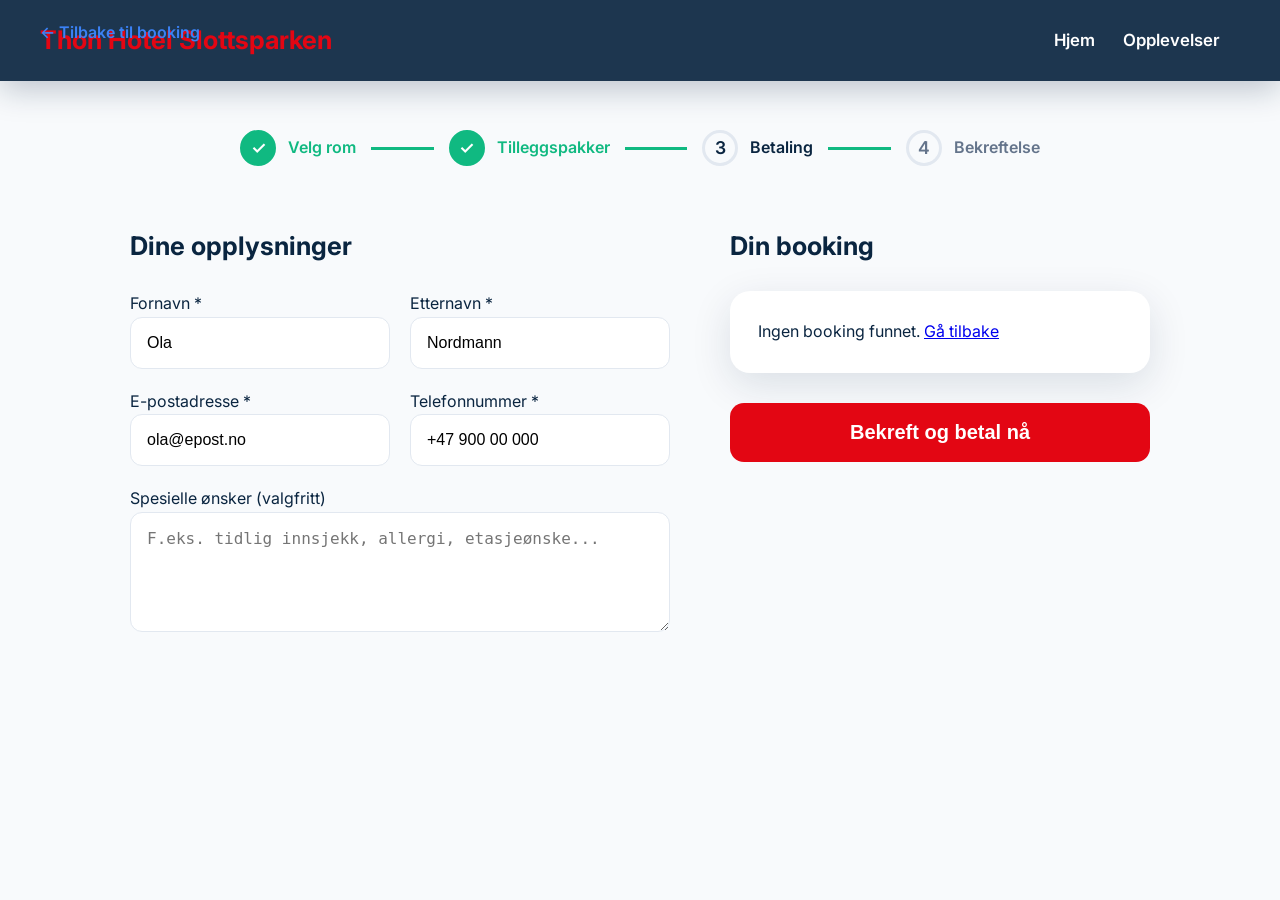
<file: betaling.html>
<!DOCTYPE html>
<html lang="no">
<head>
    <meta charset="UTF-8">
    <meta name="viewport" content="width=device-width, initial-scale=1.0">
    <title>Betaling – Thon Hotel Slottsparken</title>
    <link href="https://fonts.googleapis.com/css2?family=Inter:wght@400;500;600;700&display=swap" rel="stylesheet">
    <link rel="stylesheet" href="style.css">
    <style>
        .checkout-page {
            padding-top: 130px;
            background: #f8fafc;
            min-height: 100vh;
        }
        .progress-bar {
            max-width: 800px;
            margin: 0 auto 60px;
            display: flex;
            align-items: center;
            justify-content: center;
            gap: 15px;
        }
        .step {
            display: flex;
            align-items: center;
            gap: 12px;
            font-weight: 600;
            color: #64748b;
        }
        .step.active { color: var(--marine-blue); }
        .step.completed { color: #10b981; }
        .step-circle {
            width: 36px; height: 36px;
            border-radius: 50%;
            display: flex;
            align-items: center;
            justify-content: center;
            font-size: 1.1rem;
            border: 3px solid #e2e8f0;
        }
        .step.completed .step-circle { background: #10b981; color: white; border-color: #10b981; }
        .step-line { flex: 1; height: 3px; background: #e2e8f0; max-width: 120px; }
        .step.completed ~ .step-line { background: #10b981; }

        .checkout-container {
            max-width: 1100px;
            margin: 0 auto;
            display: grid;
            grid-template-columns: 1fr 420px;
            gap: 60px;
            padding: 0 40px;
        }
        @media (max-width: 900px) {
            .checkout-container { grid-template-columns: 1fr; }
        }

        .form-section h2, .summary-section h2 {
            font-size: 1.6rem;
            margin-bottom: 24px;
            color: var(--marine-blue);
        }

        .input-grid {
            display: grid;
            grid-template-columns: 1fr 1fr;
            gap: 20px;
        }
        .input-grid input, .input-grid textarea {
            width: 100%;
            padding: 16px;
            border: 1px solid #e2e8f0;
            border-radius: 12px;
            font-size: 1rem;
        }
        .input-grid textarea { grid-column: span 2; height: 120px; resize: vertical; }

        .booking-box {
            background: white;
            border-radius: 20px;
            padding: 28px;
            box-shadow: var(--shadow);
        }
        .hotel-info {
            display: flex;
            gap: 16px;
            margin-bottom: 24px;
        }
        .hotel-info img {
            width: 64px;
            height: 64px;
            object-fit: cover;
            border-radius: 12px;
        }
        .date-boxes {
            display: flex;
            gap: 16px;
            margin: 24px 0;
        }
        .date-box {
            flex: 1;
            background: #f8fafc;
            padding: 14px;
            border-radius: 12px;
            text-align: center;
        }
        .total-row {
            display: flex;
            justify-content: space-between;
            font-size: 1.4rem;
            font-weight: 700;
            padding-top: 20px;
            border-top: 2px solid #f1f5f9;
        }
        .total-row .total-label { color: var(--marine-blue); }
        .total-row .total-amount { color: var(--thon-red); }

        .pay-btn {
            width: 100%;
            margin-top: 30px;
            padding: 18px;
            background: var(--thon-red);
            color: white;
            font-size: 1.25rem;
            font-weight: 700;
            border: none;
            border-radius: 14px;
            cursor: pointer;
        }
        .pay-btn:hover {
            transform: translateY(-2px);
            box-shadow: 0 10px 30px rgba(227,6,19,0.4);
        }
    </style>
</head>
<body>

<button class="mobile-menu-btn" id="mobile-menu-btn" aria-label="Åpne meny">
    <span></span><span></span><span></span>
</button>

<header class="booking-bar" id="booking-bar">
    <div class="container">
        <h1><a href="index.html" style="color:inherit;text-decoration:none;">Thon Hotel Slottsparken</a></h1>
        <button class="header-close-btn" id="header-close-btn">✕</button>
        <nav class="main-nav">
            <a href="index.html">Hjem</a>
            <a href="opplevelser.html">Opplevelser</a>
        </nav>
    </div>
</header>

<section class="checkout-page">
    <!-- Progress bar -->
    <div class="progress-bar">
        <div class="step completed"><div class="step-circle">✓</div> Velg rom</div>
        <div class="step-line"></div>
        <div class="step completed"><div class="step-circle">✓</div> Tilleggspakker</div>
        <div class="step-line"></div>
        <div class="step active"><div class="step-circle">3</div> Betaling</div>
        <div class="step-line"></div>
        <div class="step"><div class="step-circle">4</div> Bekreftelse</div>
    </div>

    <div class="checkout-container">
        <!-- VENSTRE: Dine opplysninger -->
        <div class="form-section">
            <h2>Dine opplysninger</h2>
            <div class="input-grid">
                <div>
                    <label>Fornavn *</label>
                    <input type="text" id="fornavn" value="Ola" required>
                </div>
                <div>
                    <label>Etternavn *</label>
                    <input type="text" id="etternavn" value="Nordmann" required>
                </div>
                <div>
                    <label>E-postadresse *</label>
                    <input type="email" id="epost" value="ola@epost.no" required>
                </div>
                <div>
                    <label>Telefonnummer *</label>
                    <input type="tel" id="telefon" value="+47 900 00 000" required>
                </div>
                <div style="grid-column: span 2;">
                    <label>Spesielle ønsker (valgfritt)</label>
                    <textarea id="onsker" placeholder="F.eks. tidlig innsjekk, allergi, etasjeønske..."></textarea>
                </div>
            </div>
        </div>

        <!-- HØYRE: Din booking -->
        <div class="summary-section">
            <h2>Din booking</h2>
            <div class="booking-box" id="booking-summary">
                <!-- Fylles dynamisk med Javascript -->
            </div>

            <button onclick="completeBooking()" class="pay-btn">Bekreft og betal nå</button>
        </div>
    </div>
</section>

<!-- Tilbake-lenke (matcher screenshot) -->
<div style="position:fixed;top:20px;left:40px;z-index:300;">
    <a href="index.html" style="color:#3b82f6;text-decoration:none;font-weight:600;display:flex;align-items:center;gap:6px;">
        ← Tilbake til booking
    </a>
</div>

<script src="Javascript.js"></script>
<script>
    document.addEventListener('DOMContentLoaded', () => {
        const data = JSON.parse(sessionStorage.getItem('thon_booking'));
        const summaryEl = document.getElementById('booking-summary');

        if (!data) {
            summaryEl.innerHTML = `<p>Ingen booking funnet. <a href="index.html">Gå tilbake</a></p>`;
            return;
        }

        let extrasHTML = data.extras.map(e => 
            `<div style="display:flex;justify-content:space-between;margin:8px 0;">
                <span>✓ ${e.name}</span>
                <span>+${e.price} kr</span>
            </div>`
        ).join('');

        let total = data.roomPrice + data.extras.reduce((sum, e) => sum + e.price, 0);

        summaryEl.innerHTML = `
            <div style="display:flex;gap:16px;align-items:center;margin-bottom:20px;">
                <div style="background:#f1f5f9;width:64px;height:64px;border-radius:12px;display:flex;align-items:center;justify-content:center;font-size:28px;">🏨</div>
                <div>
                    <strong style="font-size:1.3rem;">Thon Hotel Slottsparken</strong><br>
                    <span style="color:#64748b;">Wergelandsveien 5, Oslo</span><br>
                    <span style="color:#f59e0b;">★★★★</span> 4-stjernes hotell
                </div>
            </div>

            <div style="background:#f8fafc;border-radius:12px;padding:16px;margin:24px 0;">
                <strong>${data.roomName}</strong><br>
                <small style="color:#64748b;">Rom • per natt</small>
            </div>

            <div class="date-boxes">
                <div class="date-box">
                    <small>INNSJEKK</small><br>
                    <strong>${data.checkin || '-'}</strong>
                </div>
                <div class="date-box">
                    <small>UTSJEKK</small><br>
                    <strong>${data.checkout || '-'}</strong>
                </div>
            </div>

            ${extrasHTML}

            <div class="total-row">
                <div class="total-label">Totalt <span style="background:#fee2e2;color:#e11d48;padding:2px 10px;border-radius:9999px;font-size:0.85rem;">1 natt</span></div>
                <div class="total-amount">${total.toLocaleString('no-NO')} kr</div>
            </div>
        `;
    });

    function completeBooking() {
        const fornavn = document.getElementById('fornavn').value;
        const etternavn = document.getElementById('etternavn').value;
        
        if (!fornavn || !etternavn) {
            alert('Vennligst fyll ut fornavn og etternavn.');
            return;
        }

        alert(`🎉 Takk, ${fornavn}! Din booking er nå bekreftet og betalt.\n\n(Dette er en prototype – i produksjon ville betaling gått via Stripe/Vipps osv.)`);
        sessionStorage.removeItem('thon_booking');
        window.location.href = 'index.html';
    }

    // Hamburger-meny (samme som andre sider)
    document.getElementById('mobile-menu-btn').addEventListener('click', () => {
        document.getElementById('booking-bar').classList.toggle('menu-open');
    });
    document.getElementById('header-close-btn').addEventListener('click', () => {
        document.getElementById('booking-bar').classList.remove('menu-open');
    });
</script>
</body>
</html>
</file>
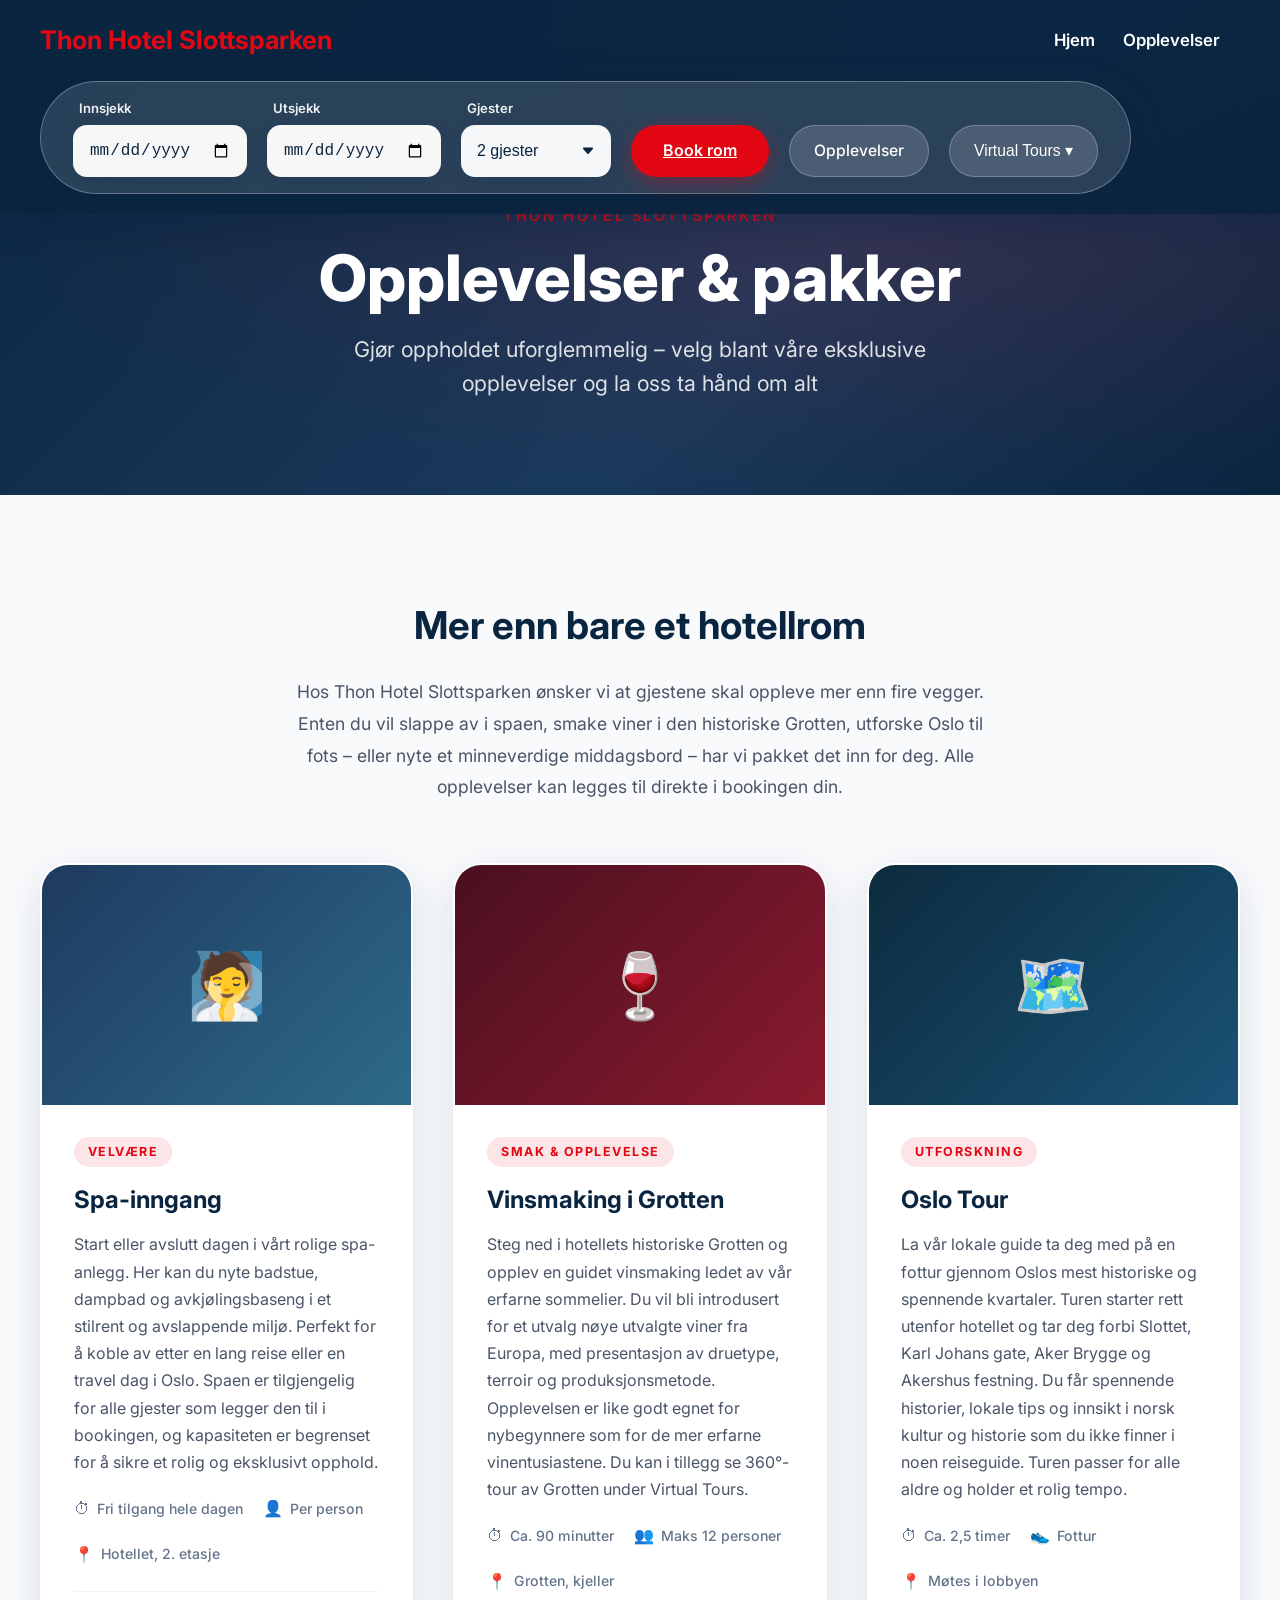
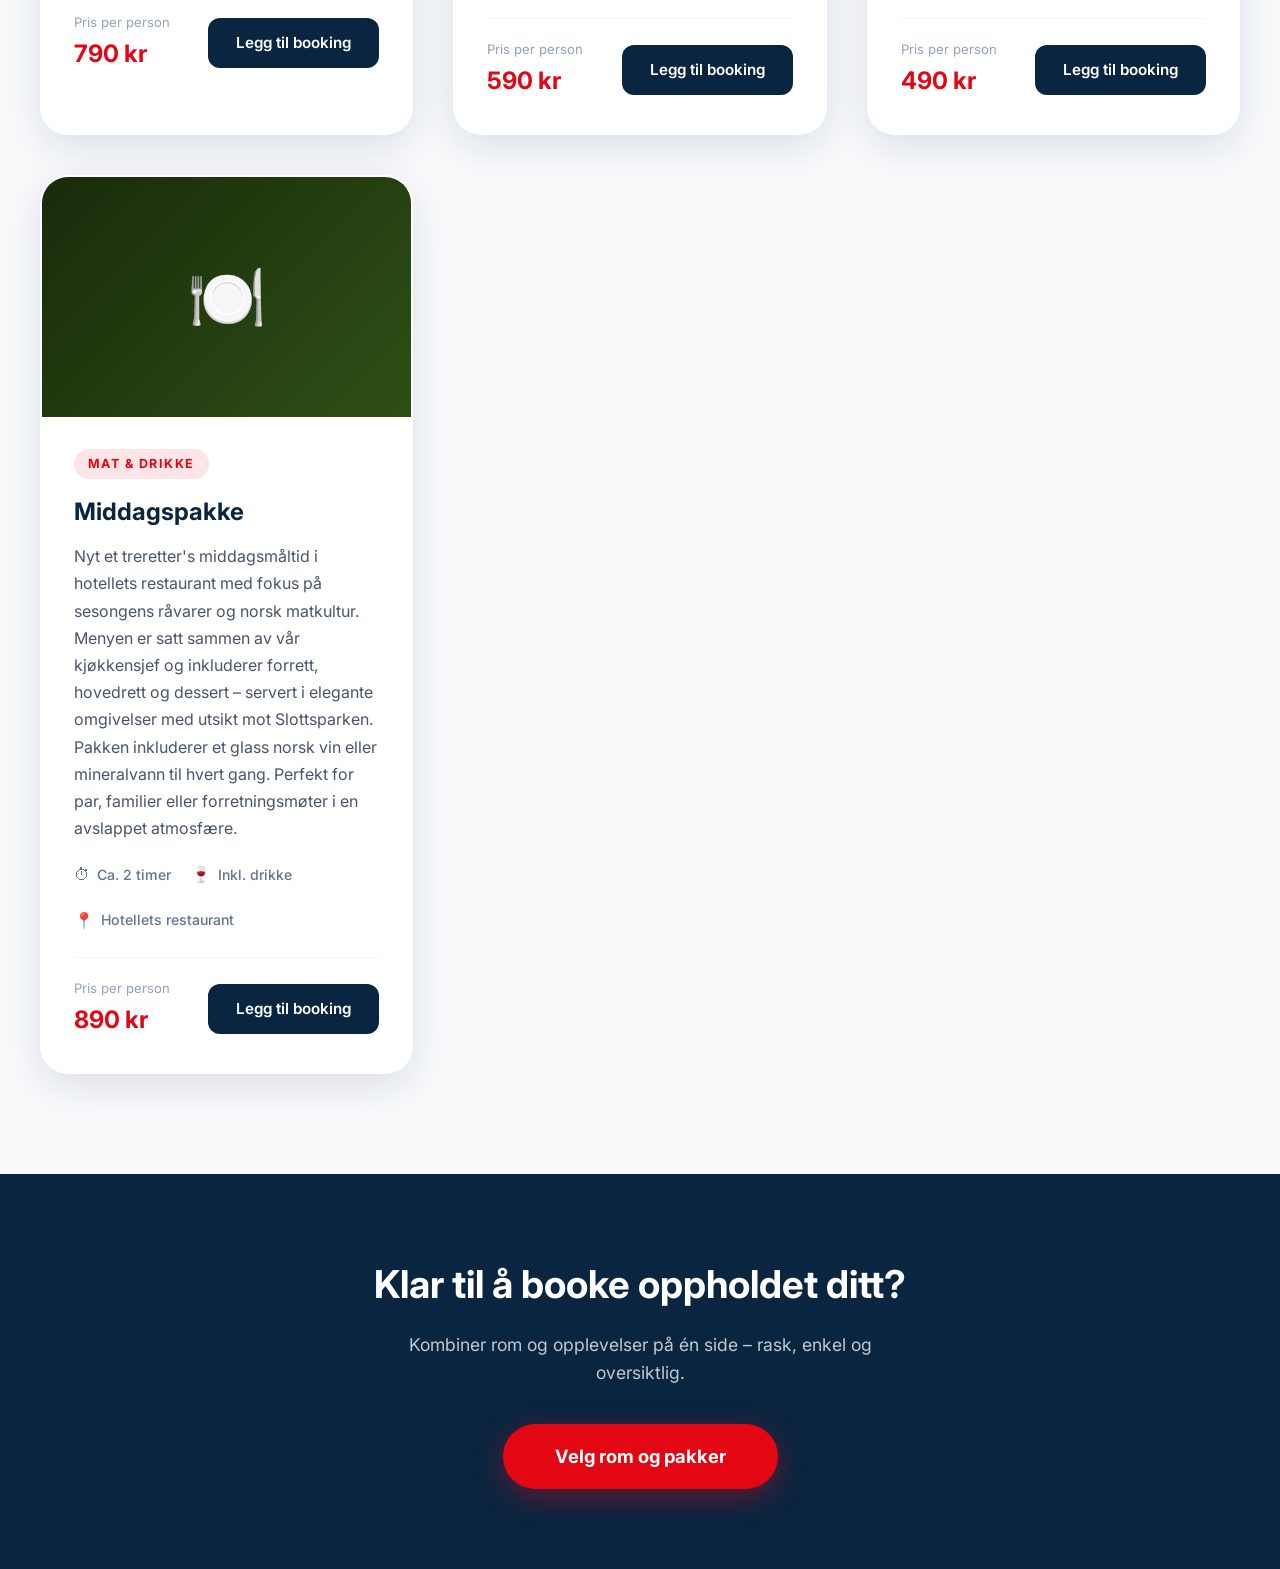
<file: opplevelser.html>
<!DOCTYPE html>
<html lang="no">
<head>
    <meta charset="UTF-8">
    <meta name="viewport" content="width=device-width, initial-scale=1.0">
    <title>Opplevelser – Thon Hotel Slottsparken</title>
    <link href="https://fonts.googleapis.com/css2?family=Inter:wght@400;500;600;700&display=swap" rel="stylesheet">
    <link rel="stylesheet" href="style.css">
</head>
<body>

<!-- ====================== MOBIL MENY-KNAPP ====================== -->
<button class="mobile-menu-btn" id="mobile-menu-btn" aria-label="Åpne meny">
    <span></span><span></span><span></span>
</button>

<header class="booking-bar" id="booking-bar">
    <div class="container">
        <h1><a href="index.html" style="color:inherit;text-decoration:none;">Thon Hotel Slottsparken</a></h1>
        <button class="header-close-btn" id="header-close-btn" aria-label="Lukk meny">✕</button>

        <nav class="main-nav">
            <a href="index.html">Hjem</a>
            <a href="opplevelser.html">Opplevelser</a>
        </nav>

        <div class="quick-book" id="quick-book">
            <div class="field"><label>Innsjekk</label><input type="date" id="checkin"></div>
            <div class="field"><label>Utsjekk</label><input type="date" id="checkout"></div>
            <div class="field"><label>Gjester</label><select id="guests">
                <option value="1">1 gjest</option>
                <option value="2" selected>2 gjester</option>
                <option value="3">3 gjester</option>
                <option value="4">4 gjester</option>
            </select></div>
            <a href="index.html#room-section" class="search-btn">Book rom</a>
            <a href="opplevelser.html" class="virtual-btn" style="text-decoration:none;">Opplevelser</a>
            <div class="virtual-dropdown">
                <button class="virtual-btn">Virtual Tours ▾</button>
                <div class="virtual-menu">
                    <a href="#" onclick="openTour('https://kuula.co/share/collection/7DRM5?logo=0&info=0&fs=1&vr=1&sd=1')">Grotten – Vinsmaking</a>
                    <a href="#" onclick="openTour('https://kuula.co/share/collection/7DRM0?logo=0&info=0&fs=1&vr=1&sd=1')">Stella – Konferanserom</a>
                    <a href="#" onclick="openTour('https://kuula.co/share/collection/7Dsy9?logo=0&info=0&fs=1&vr=1&sd=1')">Kringla – Konferanserom</a>
                </div>
            </div>
        </div>
    </div>
</header>

<!-- Hero -->
<section class="opp-hero">
    <div class="opp-hero-content">
        <span class="eyebrow">Thon Hotel Slottsparken</span>
        <h1>Opplevelser & pakker</h1>
        <p>Gjør oppholdet uforglemmelig – velg blant våre eksklusive opplevelser og la oss ta hånd om alt</p>
    </div>
</section>

<!-- Intro -->
<section class="opp-section">
    <div class="container">
        <div class="opp-intro">
            <h2>Mer enn bare et hotellrom</h2>
            <p>Hos Thon Hotel Slottsparken ønsker vi at gjestene skal oppleve mer enn fire vegger. Enten du vil slappe av i spaen, smake viner i den historiske Grotten, utforske Oslo til fots – eller nyte et minneverdige middagsbord – har vi pakket det inn for deg. Alle opplevelser kan legges til direkte i bookingen din.</p>
        </div>

        <div class="opp-grid">

            <!-- SPA -->
            <div class="opp-card">
                <div class="opp-card-img-placeholder spa">🧖</div>
                <div class="opp-card-body">
                    <span class="opp-card-tag">Velvære</span>
                    <h3>Spa-inngang</h3>
                    <p>Start eller avslutt dagen i vårt rolige spa-anlegg. Her kan du nyte badstue, dampbad og avkjølingsbaseng i et stilrent og avslappende miljø. Perfekt for å koble av etter en lang reise eller en travel dag i Oslo. Spaen er tilgjengelig for alle gjester som legger den til i bookingen, og kapasiteten er begrenset for å sikre et rolig og eksklusivt opphold.</p>
                    <div class="opp-card-meta">
                        <div class="opp-meta-item"><span class="icon">⏱</span> Fri tilgang hele dagen</div>
                        <div class="opp-meta-item"><span class="icon">👤</span> Per person</div>
                        <div class="opp-meta-item"><span class="icon">📍</span> Hotellet, 2. etasje</div>
                    </div>
                    <div class="opp-card-footer">
                        <div class="opp-price">
                            <span>Pris per person</span>
                            <strong>790 kr</strong>
                        </div>
                        <a href="index.html#extras-section" class="opp-book-btn">Legg til booking</a>
                    </div>
                </div>
            </div>

            <!-- VINSMAKING -->
            <div class="opp-card">
                <div class="opp-card-img-placeholder vin">🍷</div>
                <div class="opp-card-body">
                    <span class="opp-card-tag">Smak & opplevelse</span>
                    <h3>Vinsmaking i Grotten</h3>
                    <p>Steg ned i hotellets historiske Grotten og opplev en guidet vinsmaking ledet av vår erfarne sommelier. Du vil bli introdusert for et utvalg nøye utvalgte viner fra Europa, med presentasjon av druetype, terroir og produksjonsmetode. Opplevelsen er like godt egnet for nybegynnere som for de mer erfarne vinentusiastene. Du kan i tillegg se 360°-tour av Grotten under Virtual Tours.</p>
                    <div class="opp-card-meta">
                        <div class="opp-meta-item"><span class="icon">⏱</span> Ca. 90 minutter</div>
                        <div class="opp-meta-item"><span class="icon">👥</span> Maks 12 personer</div>
                        <div class="opp-meta-item"><span class="icon">📍</span> Grotten, kjeller</div>
                    </div>
                    <div class="opp-card-footer">
                        <div class="opp-price">
                            <span>Pris per person</span>
                            <strong>590 kr</strong>
                        </div>
                        <a href="index.html#extras-section" class="opp-book-btn">Legg til booking</a>
                    </div>
                </div>
            </div>

            <!-- OSLO TOUR -->
            <div class="opp-card">
                <div class="opp-card-img-placeholder oslo">🗺️</div>
                <div class="opp-card-body">
                    <span class="opp-card-tag">Utforskning</span>
                    <h3>Oslo Tour</h3>
                    <p>La vår lokale guide ta deg med på en fottur gjennom Oslos mest historiske og spennende kvartaler. Turen starter rett utenfor hotellet og tar deg forbi Slottet, Karl Johans gate, Aker Brygge og Akershus festning. Du får spennende historier, lokale tips og innsikt i norsk kultur og historie som du ikke finner i noen reiseguide. Turen passer for alle aldre og holder et rolig tempo.</p>
                    <div class="opp-card-meta">
                        <div class="opp-meta-item"><span class="icon">⏱</span> Ca. 2,5 timer</div>
                        <div class="opp-meta-item"><span class="icon">👟</span> Fottur</div>
                        <div class="opp-meta-item"><span class="icon">📍</span> Møtes i lobbyen</div>
                    </div>
                    <div class="opp-card-footer">
                        <div class="opp-price">
                            <span>Pris per person</span>
                            <strong>490 kr</strong>
                        </div>
                        <a href="index.html#extras-section" class="opp-book-btn">Legg til booking</a>
                    </div>
                </div>
            </div>

            <!-- MIDDAGSPAKKE -->
            <div class="opp-card">
                <div class="opp-card-img-placeholder mat">🍽️</div>
                <div class="opp-card-body">
                    <span class="opp-card-tag">Mat & drikke</span>
                    <h3>Middagspakke</h3>
                    <p>Nyt et treretter's middagsmåltid i hotellets restaurant med fokus på sesongens råvarer og norsk matkultur. Menyen er satt sammen av vår kjøkkensjef og inkluderer forrett, hovedrett og dessert – servert i elegante omgivelser med utsikt mot Slottsparken. Pakken inkluderer et glass norsk vin eller mineralvann til hvert gang. Perfekt for par, familier eller forretningsmøter i en avslappet atmosfære.</p>
                    <div class="opp-card-meta">
                        <div class="opp-meta-item"><span class="icon">⏱</span> Ca. 2 timer</div>
                        <div class="opp-meta-item"><span class="icon">🍷</span> Inkl. drikke</div>
                        <div class="opp-meta-item"><span class="icon">📍</span> Hotellets restaurant</div>
                    </div>
                    <div class="opp-card-footer">
                        <div class="opp-price">
                            <span>Pris per person</span>
                            <strong>890 kr</strong>
                        </div>
                        <a href="index.html#extras-section" class="opp-book-btn">Legg til booking</a>
                    </div>
                </div>
            </div>

        </div>
    </div>
</section>

<!-- CTA -->
<section class="opp-cta">
    <div class="container">
        <h2>Klar til å booke oppholdet ditt?</h2>
        <p>Kombiner rom og opplevelser på én side – rask, enkel og oversiktlig.</p>
        <a href="index.html#room-section" class="opp-cta-btn">Velg rom og pakker</a>
    </div>
</section>

<!-- Virtual tour modal -->
<div id="tourModal" class="tour-modal">
    <span class="close-tour" onclick="closeTour()">✕</span>
    <iframe id="tourFrame" frameborder="0" allowfullscreen></iframe>
</div>

<script src="Javascript.js"></script>
</body>
</html>
</file>
<file: style.css>
/* ====================== BASE & RESET ====================== */
* { margin: 0; padding: 0; box-sizing: border-box; }

:root {
    --thon-red: #E30613;
    --marine-blue: #0A2540;
    --light-bg: #F8FAFC;
    --card-bg: #FFFFFF;
    --shadow: 0 12px 40px rgba(10,37,64,0.12);
    --glass: rgba(255,255,255,0.18);
    --header-h: 110px;
}

body {
    font-family: 'Inter', sans-serif;
    background: var(--light-bg);
    color: var(--marine-blue);
    line-height: 1.6;
    overflow-x: hidden;
}

.container {
    max-width: 1920px;
    margin: 0 auto;
    padding: 0 40px;
}

/* ====================== BOOKING BAR / HEADER ====================== */
.booking-bar {
    position: fixed;
    top: 0; left: 0; right: 0;
    z-index: 200;
    background: rgba(10,37,64,0.92);
    backdrop-filter: blur(28px);
    padding: 20px 0;
    box-shadow: 0 8px 32px rgba(10,37,64,0.25);
    transition: transform 0.35s ease;
}

.booking-bar .container {
    display: flex;
    align-items: center;
    justify-content: space-between;
    gap: 20px;
    flex-wrap: wrap;
}

.booking-bar h1 {
    color: var(--thon-red);
    font-size: clamp(1.1rem, 2vw, 1.9rem);
    font-weight: 700;
    white-space: nowrap;
    flex-shrink: 0;
}

/* MAIN NAV */
.main-nav {
    display: flex;
    gap: 28px;
    align-items: center;
    margin-left: auto;
    margin-right: 20px;
}

.main-nav a {
    color: white;
    text-decoration: none;
    font-weight: 600;
    font-size: 1.05rem;
    transition: color 0.2s;
}

.main-nav a:hover {
    color: var(--thon-red);
}

/* ---- Quick-book strip ---- */
.quick-book {
    display: flex;
    gap: 20px;
    background: rgba(255,255,255,0.13);
    padding: 16px 32px;
    border-radius: 9999px;
    align-items: flex-end;
    border: 1px solid rgba(255,255,255,0.28);
    box-shadow: 0 12px 40px rgba(10,37,64,0.3);
    flex-wrap: wrap;
}

.field {
    display: flex;
    flex-direction: column;
    gap: 6px;
    min-width: 150px;
}

.field label {
    font-size: 0.82rem;
    font-weight: 600;
    color: rgba(255,255,255,0.92);
    padding-left: 6px;
}

.quick-book input,
.quick-book select {
    background: rgba(255,255,255,0.96);
    border: none;
    border-radius: 14px;
    color: #0A2540;
    font-size: 1rem;
    font-weight: 500;
    padding: 12px 16px;
    height: 52px;
    box-shadow: 0 4px 15px rgba(10,37,64,0.12);
    transition: all 0.25s ease;
    width: 100%;
}

.quick-book input:focus,
.quick-book select:focus {
    outline: none;
    box-shadow: 0 0 0 3px rgba(227,6,19,0.35);
    transform: translateY(-1px);
}

.quick-book select {
    appearance: none;
    background-image: url("data:image/svg+xml,%3Csvg xmlns='http://www.w3.org/2000/svg' width='14' height='14' fill='%230A2540' viewBox='0 0 16 16'%3E%3Cpath d='M7.247 11.14 2.451 5.658C1.885 5.013 2.345 4 3.204 4h9.592a1 1 0 0 1 .753 1.659l-4.796 5.48a1 1 0 0 1-1.506 0z'/%3E%3C/svg%3E");
    background-position: right 16px center;
    background-repeat: no-repeat;
    padding-right: 44px;
}

.search-btn {
    background: var(--thon-red);
    color: white;
    padding: 0 32px;
    border-radius: 9999px;
    font-size: 1rem;
    font-weight: 600;
    height: 52px;
    border: none;
    display: flex;
    align-items: center;
    justify-content: center;
    white-space: nowrap;
    cursor: pointer;
    transition: all 0.25s ease;
    box-shadow: 0 6px 20px rgba(227,6,19,0.35);
}

.search-btn:hover {
    transform: translateY(-2px);
    box-shadow: 0 10px 30px rgba(227,6,19,0.45);
}

.virtual-dropdown {
    position: relative;
    display: inline-block;
}

.virtual-btn {
    background: rgba(255,255,255,0.15);
    color: white;
    padding: 0 24px;
    border-radius: 9999px;
    height: 52px;
    display: flex;
    align-items: center;
    justify-content: center;
    font-size: 0.98rem;
    font-weight: 500;
    border: 1px solid rgba(255,255,255,0.25);
    transition: all 0.25s ease;
    cursor: pointer;
    white-space: nowrap;
}

.virtual-btn:hover { background: rgba(255,255,255,0.25); }

.virtual-menu {
    display: none;
    position: absolute;
    top: calc(100% + 10px);
    right: 0;
    background: rgba(10,37,64,0.97);
    backdrop-filter: blur(24px);
    border-radius: 18px;
    padding: 14px 0;
    min-width: 260px;
    box-shadow: 0 20px 60px rgba(10,37,64,0.45);
    z-index: 300;
    border: 1px solid rgba(255,255,255,0.18);
    overflow: hidden;
}

.virtual-dropdown:hover .virtual-menu { display: block; }

.virtual-menu a {
    display: block;
    padding: 14px 28px;
    color: white;
    text-decoration: none;
    font-size: 1rem;
    font-weight: 500;
    transition: all 0.2s ease;
}

.virtual-menu a:hover {
    background: rgba(227,6,19,0.25);
    padding-left: 34px;
}

/* ---- Mobil hamburger & lukkeknapp ---- */
.mobile-menu-btn {
    display: none;
    position: fixed;
    top: 18px; right: 18px;
    z-index: 400;
    background: var(--thon-red);
    border: none;
    border-radius: 12px;
    width: 48px; height: 48px;
    flex-direction: column;
    align-items: center;
    justify-content: center;
    gap: 6px;
    cursor: pointer;
    box-shadow: 0 4px 16px rgba(227,6,19,0.4);
}

.mobile-menu-btn span {
    display: block;
    width: 24px; height: 2px;
    background: white;
    border-radius: 2px;
    transition: all 0.3s;
}

.header-close-btn {
    display: none;
    background: none;
    border: none;
    color: white;
    font-size: 1.6rem;
    cursor: pointer;
    padding: 4px 10px;
    align-self: flex-start;
}

/* ====================== HERO ====================== */
.hero {
    height: 100vh;
    min-height: 500px;
    background: url('bilder/thon_hotel_slottsparken.webp') center/cover no-repeat;
    position: relative;
    display: flex;
    align-items: center;
    justify-content: center;
    padding-top: var(--header-h);
}

.hero-overlay {
    position: absolute;
    inset: 0;
    background: linear-gradient(to bottom, rgba(10,37,64,0.25), rgba(10,37,64,0.72));
}

.hero-content {
    position: relative;
    z-index: 2;
    color: white;
    text-align: center;
    max-width: 920px;
    padding: 0 24px;
}

.hero-content h2 {
    font-size: clamp(2rem, 6vw, 4.8rem);
    font-weight: 800;
    margin-bottom: 16px;
    text-shadow: 0 4px 20px rgba(0,0,0,0.6);
}

.hero-content p {
    font-size: clamp(1.1rem, 3vw, 2.1rem);
    font-weight: 500;
    text-shadow: 0 3px 15px rgba(0,0,0,0.5);
    margin-bottom: 32px;
}

.hero-cta {
    display: inline-block;
    background: var(--thon-red);
    color: white;
    border: none;
    padding: 16px 40px;
    border-radius: 9999px;
    font-size: 1.1rem;
    font-weight: 600;
    cursor: pointer;
    transition: all 0.25s;
    box-shadow: 0 8px 24px rgba(227,6,19,0.4);
}

.hero-cta:hover {
    transform: translateY(-3px);
    box-shadow: 0 14px 32px rgba(227,6,19,0.5);
}

/* ====================== PACKAGE BUILDER LAYOUT ====================== */
.package-builder {
    padding: 80px 0 120px;
    background: var(--light-bg);
}

.section-title {
    font-size: clamp(1.8rem, 3vw, 2.8rem);
    font-weight: 700;
    color: var(--marine-blue);
    margin-bottom: 48px;
    text-align: center;
}

.package-builder.container {
    display: flex;
    gap: 40px;
    align-items: flex-start;
}

.main-content { flex: 1; min-width: 0; }

.step h3 {
    font-size: clamp(1.4rem, 2.5vw, 2.2rem);
    font-weight: 700;
    color: var(--marine-blue);
    margin-bottom: 32px;
    text-align: center;
}

/* ====================== ROMKORT / GRID ====================== */
.rooms-grid {
    display: grid;
    grid-template-columns: repeat(2, 1fr);
    gap: 28px;
}

.card {
    background: var(--card-bg);
    border-radius: 24px;
    overflow: hidden;
    box-shadow: var(--shadow);
    text-align: center;
    padding: 24px;
    transition: all 0.3s ease;
    border: 3px solid transparent;
}

.card:hover {
    transform: translateY(-4px);
    box-shadow: 0 20px 50px rgba(10,37,64,0.18);
}

.room-image {
    width: 100%;
    height: 220px;
    object-fit: cover;
    border-radius: 14px;
}

.slider-container {
    position: relative;
    margin-bottom: 20px;
}

.slider-btn {
    position: absolute;
    top: 50%;
    transform: translateY(-50%);
    background: rgba(0,0,0,0.5);
    color: white;
    border: none;
    width: 40px; height: 40px;
    font-size: 24px;
    cursor: pointer;
    border-radius: 50%;
    display: flex;
    align-items: center;
    justify-content: center;
    transition: background 0.2s;
    z-index: 2;
}

.slider-btn:hover { background: rgba(0,0,0,0.75); }
.prev { left: 10px; }
.next { right: 10px; }

.card h4 {
    font-size: 1.15rem;
    font-weight: 700;
    margin-bottom: 6px;
    color: var(--marine-blue);
}

.card p {
    color: #64748b;
    font-size: 0.95rem;
    margin-bottom: 8px;
}

.card > strong {
    display: block;
    font-size: 1.2rem;
    color: var(--thon-red);
    margin-bottom: 14px;
}

.select-btn {
    margin-top: 6px;
    padding: 12px 0;
    background: var(--marine-blue);
    color: white;
    border: none;
    border-radius: 12px;
    cursor: pointer;
    width: 100%;
    font-weight: 600;
    font-size: 0.98rem;
    transition: background 0.2s;
}

.select-btn:hover { background: #0d3060; }

.details-btn {
    margin-top: 10px;
    padding: 10px 0;
    background: #f1f5f9;
    color: var(--marine-blue);
    border: none;
    border-radius: 12px;
    cursor: pointer;
    width: 100%;
    font-weight: 500;
    font-size: 0.92rem;
    transition: background 0.2s;
}

.details-btn:hover { background: #e2e8f0; }

.room-card.selected {
    border: 3px solid var(--thon-red);
    box-shadow: 0 0 0 6px rgba(227,6,19,0.15);
    transform: scale(1.01);
}

/* ====================== EXTRAS ====================== */
#extras-section {
    margin-top: 80px;
}

#extras-section h3 {
    font-size: clamp(1.4rem, 2.5vw, 2.5rem);
    font-weight: 700;
    color: var(--marine-blue);
    margin-bottom: 40px;
    text-align: center;
}

.extras-grid {
    display: grid;
    grid-template-columns: repeat(auto-fit, minmax(280px, 1fr));
    gap: 24px;
}

.extra-card {
    background: var(--card-bg);
    border: 3px solid #f1f5f9;
    border-radius: 20px;
    padding: 24px;
    display: flex;
    align-items: center;
    gap: 20px;
    cursor: pointer;
    transition: all 0.3s ease;
    box-shadow: var(--shadow);
}

.extra-card:hover {
    border-color: var(--thon-red);
    transform: translateY(-6px);
    box-shadow: 0 20px 50px rgba(227,6,19,0.15);
}

.extra-card input[type="checkbox"] {
    width: 26px; height: 26px;
    accent-color: var(--thon-red);
    cursor: pointer;
    flex-shrink: 0;
}

.extra-info { flex: 1; }

.extra-info span {
    font-size: 1.15rem;
    font-weight: 600;
    color: var(--marine-blue);
    display: block;
    margin-bottom: 4px;
}

.extra-info strong {
    font-size: 1.25rem;
    color: var(--thon-red);
    font-weight: 700;
}

/* ====================== OPPSUMMERING / SUMMARY ====================== */
.summary {
    margin-top: 80px;
    background: var(--marine-blue);
    color: white;
    padding: 40px;
    border-radius: 24px;
    display: flex;
    justify-content: space-between;
    align-items: center;
    gap: 24px;
    flex-wrap: wrap;
}

.summary-details p { font-size: 1.2rem; }

#total-price {
    font-size: clamp(2rem, 4vw, 3.5rem);
    font-weight: 700;
    display: block;
    margin-top: 8px;
}

#book-btn {
    padding: 18px 48px;
    font-size: 1.25rem;
    background: var(--thon-red);
    border: none;
    border-radius: 14px;
    color: white;
    cursor: pointer;
    font-weight: 600;
    transition: all 0.25s;
    white-space: nowrap;
}

#book-btn:hover:not(:disabled) {
    transform: translateY(-2px);
    box-shadow: 0 10px 28px rgba(227,6,19,0.4);
}

#book-btn:disabled { opacity: 0.5; cursor: not-allowed; }

/* ====================== MODERNE HANDLEKURV (SIDEBAR) ====================== */
.modern-cart {
    position: sticky;
    top: 130px;
    align-self: flex-start;
    background: white;
    border-radius: 24px;
    box-shadow: var(--shadow);
    padding: 28px 22px;
    width: 300px;
    flex-shrink: 0;
    z-index: 10;
}

.cart-header {
    display: flex;
    justify-content: space-between;
    align-items: center;
    margin-bottom: 20px;
    padding-bottom: 14px;
    border-bottom: 1px solid #eee;
}

.cart-header h3 {
    font-size: 1.2rem;
    font-weight: 600;
    color: var(--marine-blue);
    margin: 0;
}

.cart-count {
    background: var(--thon-red);
    color: white;
    font-size: 0.8rem;
    font-weight: 600;
    padding: 3px 10px;
    border-radius: 20px;
}

.cart-items { margin-bottom: 24px; min-height: 60px; }

.cart-item {
    display: flex;
    justify-content: space-between;
    align-items: flex-start;
    padding: 10px 0;
    border-bottom: 1px solid #f1f1f1;
    gap: 8px;
}

.cart-item:last-child { border-bottom: none; }

.cart-item-name {
    font-weight: 500;
    color: var(--marine-blue);
    font-size: 0.95rem;
}

.cart-item-price {
    font-weight: 600;
    color: var(--thon-red);
    white-space: nowrap;
}

.cart-item-remove {
    background: none;
    border: none;
    color: #999;
    font-size: 1rem;
    cursor: pointer;
    padding: 2px 6px;
    transition: color 0.2s;
}

.cart-item-remove:hover { color: var(--thon-red); }

.cart-total {
    padding-top: 16px;
    border-top: 2px solid #eee;
    margin-bottom: 20px;
}

.total-line {
    display: flex;
    justify-content: space-between;
    font-size: 1.25rem;
    font-weight: 700;
    color: var(--marine-blue);
}

.cart-book-btn {
    width: 100%;
    background: var(--thon-red);
    color: white;
    border: none;
    padding: 16px;
    font-size: 1.1rem;
    font-weight: 600;
    border-radius: 14px;
    cursor: pointer;
    transition: all 0.2s;
}

.cart-book-btn:hover:not(:disabled) {
    transform: translateY(-2px);
    box-shadow: 0 10px 25px rgba(227,6,19,0.3);
}

.cart-book-btn:disabled { opacity: 0.55; cursor: not-allowed; }

/* ====================== MOBIL FLOATING CART BAR ====================== */
.mobile-cart-bar {
    position: fixed;
    bottom: 0; left: 0; right: 0;
    background: var(--marine-blue);
    color: white;
    z-index: 500;
    padding: 14px 20px;
    display: flex;
    align-items: center;
    justify-content: space-between;
    box-shadow: 0 -8px 30px rgba(10,37,64,0.3);
}

.mobile-cart-info {
    display: flex;
    flex-direction: column;
    gap: 2px;
}

.mobile-cart-info span { font-size: 0.9rem; opacity: 0.85; }
.mobile-cart-info strong { font-size: 1.2rem; }

.mobile-cart-bar button {
    background: var(--thon-red);
    color: white;
    border: none;
    padding: 12px 28px;
    border-radius: 12px;
    font-size: 1rem;
    font-weight: 600;
    cursor: pointer;
}

/* ====================== MODALS ====================== */
.room-modal {
    position: fixed;
    inset: 0;
    background: rgba(0,0,0,0.85);
    display: none;
    z-index: 9999;
    align-items: center;
    justify-content: center;
    padding: 20px;
}

.modal-content {
    background: white;
    max-width: 680px;
    width: 100%;
    border-radius: 24px;
    padding: 36px;
    position: relative;
    max-height: 90vh;
    overflow-y: auto;
}

.modal-content h2 { margin-bottom: 12px; }
.modal-content ul { margin-top: 16px; padding-left: 4px; list-style: none; }
.modal-content li { padding: 6px 0; border-bottom: 1px solid #f1f5f9; font-size: 1rem; }

.close-modal {
    position: absolute;
    top: 18px; right: 24px;
    font-size: 28px;
    cursor: pointer;
    color: #666;
    transition: color 0.2s;
}
.close-modal:hover { color: var(--thon-red); }

.tour-modal {
    position: fixed;
    inset: 0;
    background: black;
    display: none;
    z-index: 9999;
}

.tour-modal iframe { width: 100%; height: 100%; }

.close-tour {
    position: absolute;
    top: 24px; right: 32px;
    color: white;
    font-size: 2.2rem;
    cursor: pointer;
    z-index: 10000;
}

/* ====================== LIGHTBOX ====================== */
.lightbox {
    position: fixed;
    inset: 0;
    background: rgba(10,37,64,0.95);
    display: none;
    align-items: center;
    justify-content: center;
    z-index: 99999;
    cursor: zoom-out;
    padding: 20px;
}

.lightbox-content {
    position: relative;
    max-width: 92vw;
    max-height: 88vh;
}

#lightbox-image {
    max-width: 100%;
    max-height: 88vh;
    border-radius: 14px;
    box-shadow: 0 30px 80px rgba(0,0,0,0.6);
    display: block;
}

.lightbox-nav {
    position: absolute;
    top: 50%;
    transform: translateY(-50%);
    background: rgba(255,255,255,0.15);
    color: white;
    border: none;
    width: 54px; height: 54px;
    font-size: 36px;
    display: flex;
    align-items: center;
    justify-content: center;
    border-radius: 50%;
    cursor: pointer;
    transition: all 0.2s;
    backdrop-filter: blur(10px);
}

.lightbox-nav:hover {
    background: var(--thon-red);
    transform: translateY(-50%) scale(1.1);
}

.lightbox-prev { left: -28px; }
.lightbox-next { right: -28px; }

.lightbox-close {
    position: absolute;
    top: -48px; right: 0;
    font-size: 38px;
    color: white;
    cursor: pointer;
    z-index: 10;
    text-shadow: 0 2px 10px rgba(0,0,0,0.5);
}

.lightbox-counter {
    position: absolute;
    bottom: -44px;
    left: 50%;
    transform: translateX(-50%);
    color: white;
    font-size: 1rem;
    background: rgba(0,0,0,0.5);
    padding: 5px 16px;
    border-radius: 30px;
    backdrop-filter: blur(10px);
}

/* ====================== OPPLEVELSER-SIDE SPESIFIKK CSS ====================== */
.opp-hero {
    height: 55vh;
    min-height: 380px;
    background: linear-gradient(135deg, #0A2540 0%, #1a3a5c 60%, #0A2540 100%);
    display: flex;
    align-items: center;
    justify-content: center;
    padding-top: 110px;
    position: relative;
    overflow: hidden;
}

.opp-hero::before {
    content: '';
    position: absolute;
    inset: 0;
    background: radial-gradient(ellipse at 70% 50%, rgba(227,6,19,0.12) 0%, transparent 70%);
}

.opp-hero-content {
    position: relative;
    z-index: 2;
    text-align: center;
    color: white;
    padding: 0 24px;
}

.opp-hero-content .eyebrow {
    font-size: 0.9rem;
    font-weight: 600;
    letter-spacing: 0.18em;
    text-transform: uppercase;
    color: var(--thon-red);
    margin-bottom: 16px;
    display: block;
}

.opp-hero-content h1 {
    font-size: clamp(2.2rem, 5vw, 4rem);
    font-weight: 800;
    margin-bottom: 18px;
    line-height: 1.1;
}

.opp-hero-content p {
    font-size: clamp(1rem, 2vw, 1.35rem);
    opacity: 0.85;
    max-width: 600px;
    margin: 0 auto;
}

.opp-section {
    padding: 100px 0;
    background: var(--light-bg);
}

.opp-grid {
    display: grid;
    grid-template-columns: repeat(auto-fit, minmax(340px, 1fr));
    gap: 40px;
    margin-top: 60px;
}

.opp-card {
    background: white;
    border-radius: 28px;
    overflow: hidden;
    box-shadow: var(--shadow);
    transition: all 0.35s cubic-bezier(0.4, 0, 0.2, 1);
    border: 2px solid transparent;
}

.opp-card:hover {
    transform: translateY(-10px);
    box-shadow: 0 28px 70px rgba(10,37,64,0.18);
    border-color: var(--thon-red);
}

.opp-card-image {
    width: 100%;
    height: 240px;
    object-fit: cover;
    display: block;
    background: linear-gradient(135deg, #1a3a5c, #0A2540);
    position: relative;
}

.opp-card-img-placeholder {
    width: 100%;
    height: 240px;
    display: flex;
    align-items: center;
    justify-content: center;
    font-size: 4rem;
}

.opp-card-img-placeholder.spa { background: linear-gradient(135deg, #1e3a5f, #2d6a8a); }
.opp-card-img-placeholder.vin { background: linear-gradient(135deg, #4a1020, #8b1a2e); }
.opp-card-img-placeholder.oslo { background: linear-gradient(135deg, #0d2b3e, #1a5276); }
.opp-card-img-placeholder.mat { background: linear-gradient(135deg, #1a2a0a, #2d5016); }

.opp-card-body {
    padding: 32px;
}

.opp-card-tag {
    display: inline-block;
    background: rgba(227,6,19,0.1);
    color: var(--thon-red);
    font-size: 0.78rem;
    font-weight: 700;
    letter-spacing: 0.12em;
    text-transform: uppercase;
    padding: 5px 14px;
    border-radius: 20px;
    margin-bottom: 14px;
}

.opp-card-body h3 {
    font-size: 1.5rem;
    font-weight: 700;
    color: var(--marine-blue);
    margin-bottom: 12px;
}

.opp-card-body p {
    color: #4a5568;
    font-size: 1rem;
    line-height: 1.7;
    margin-bottom: 20px;
}

.opp-card-meta {
    display: flex;
    gap: 20px;
    margin-bottom: 24px;
    flex-wrap: wrap;
}

.opp-meta-item {
    display: flex;
    align-items: center;
    gap: 7px;
    font-size: 0.88rem;
    color: #64748b;
    font-weight: 500;
}

.opp-meta-item .icon {
    font-size: 1rem;
}

.opp-card-footer {
    display: flex;
    align-items: center;
    justify-content: space-between;
    padding-top: 20px;
    border-top: 1px solid #f1f5f9;
    gap: 16px;
    flex-wrap: wrap;
}

.opp-price {
    display: flex;
    flex-direction: column;
}

.opp-price span {
    font-size: 0.82rem;
    color: #94a3b8;
    margin-bottom: 2px;
}

.opp-price strong {
    font-size: 1.5rem;
    font-weight: 700;
    color: var(--thon-red);
}

.opp-book-btn {
    background: var(--marine-blue);
    color: white;
    border: none;
    padding: 13px 28px;
    border-radius: 12px;
    font-size: 0.95rem;
    font-weight: 600;
    cursor: pointer;
    transition: all 0.25s;
    text-decoration: none;
    display: inline-block;
}

.opp-book-btn:hover {
    background: var(--thon-red);
    transform: translateY(-2px);
    box-shadow: 0 8px 24px rgba(227,6,19,0.3);
}

.opp-intro {
    text-align: center;
    max-width: 720px;
    margin: 0 auto;
}

.opp-intro h2 {
    font-size: clamp(1.8rem, 3vw, 2.8rem);
    font-weight: 700;
    color: var(--marine-blue);
    margin-bottom: 20px;
}

.opp-intro p {
    font-size: 1.1rem;
    color: #4a5568;
    line-height: 1.8;
}

.back-bar {
    background: white;
    border-bottom: 1px solid #e2e8f0;
    padding: 16px 0;
}

.back-btn {
    display: inline-flex;
    align-items: center;
    gap: 8px;
    color: var(--marine-blue);
    text-decoration: none;
    font-weight: 600;
    font-size: 0.95rem;
    transition: color 0.2s;
}

.back-btn:hover { color: var(--thon-red); }

.opp-cta {
    background: var(--marine-blue);
    padding: 80px 0;
    text-align: center;
}

.opp-cta h2 {
    font-size: clamp(1.8rem, 3vw, 2.8rem);
    font-weight: 700;
    color: white;
    margin-bottom: 16px;
}

.opp-cta p {
    color: rgba(255,255,255,0.75);
    font-size: 1.1rem;
    margin-bottom: 36px;
    max-width: 500px;
    margin-left: auto;
    margin-right: auto;
}

.opp-cta-btn {
    display: inline-block;
    background: var(--thon-red);
    color: white;
    border: none;
    padding: 18px 52px;
    border-radius: 9999px;
    font-size: 1.15rem;
    font-weight: 700;
    cursor: pointer;
    text-decoration: none;
    transition: all 0.25s;
    box-shadow: 0 8px 28px rgba(227,6,19,0.4);
}

.opp-cta-btn:hover {
    transform: translateY(-3px);
    box-shadow: 0 14px 36px rgba(227,6,19,0.5);
}

/* ====================== RESPONSIVITET ====================== */
@media (min-width: 1650px) {
    .rooms-grid { grid-template-columns: repeat(3, 1fr); }
}

@media (max-width: 1650px) and (min-width: 1100px) {
    .rooms-grid { grid-template-columns: repeat(2, 1fr); gap: 24px; }
}

@media (max-width: 1099px) {
    .modern-cart { display: none !important; }
    .package-builder.container { flex-direction: column; }
    .rooms-grid { grid-template-columns: repeat(2, 1fr); gap: 20px; }
    .summary { max-width: 100%; flex-direction: column; text-align: center; }
    .container { padding: 0 24px; }
}

@media (max-width: 767px) {
    :root { --header-h: 70px; }
    .mobile-menu-btn { display: flex; }
    .booking-bar { padding: 12px 0; }
    .booking-bar.menu-hidden { transform: translateY(-100%); }
    .booking-bar.menu-open { transform: translateY(0) !important; }
    .booking-bar .container { flex-direction: column; align-items: flex-start; gap: 0; }
    .booking-bar h1 { padding: 0 18px; font-size: 1.25rem; }
    .header-close-btn { display: flex; align-self: flex-end; margin-top: -36px; padding-right: 18px; }
    .quick-book { display: none; flex-direction: column; width: 100%; border-radius: 0; padding: 20px 18px; gap: 14px; background: rgba(255,255,255,0.1); }
    .booking-bar.menu-open .quick-book { display: flex; }
    .field { min-width: 100%; }
    .quick-book input, .quick-book select { height: 48px; font-size: 0.95rem; }
    .search-btn { width: 100%; margin-left: 0; }
    .virtual-dropdown { width: 100%; }
    .virtual-btn { width: 100%; border-radius: 14px; }
    .virtual-menu { position: static; border-radius: 14px; margin-top: 8px; }
    .hero { padding-top: 70px; min-height: 60vh; }
    .rooms-grid { grid-template-columns: 1fr; gap: 18px; }
    .room-image { height: 200px; }
    .extras-grid { grid-template-columns: 1fr; }
    .summary { padding: 28px 20px; flex-direction: column; text-align: center; }
    #book-btn { width: 100%; }
    .mobile-cart-bar { display: flex !important; }
    .package-builder { padding: 40px 0 100px; }
    .lightbox-prev { left: -16px; }
    .lightbox-next { right: -16px; }
    .lightbox-nav { width: 44px; height: 44px; font-size: 28px; }
    .opp-hero { padding-top: 80px; }
    .opp-section { padding: 60px 0; }
    .opp-grid { grid-template-columns: 1fr; gap: 24px; margin-top: 36px; }
    .opp-card-body { padding: 24px; }
    .opp-cta { padding: 60px 0; }
}

@media (max-width: 480px) {
    .container { padding: 0 16px; }
    .booking-bar h1 { font-size: 1.1rem; }
    .hero-content h2 { font-size: 1.7rem; }
    .hero-content p { font-size: 1rem; }
    .card { padding: 18px; }
    .room-image { height: 180px; }
    .summary { padding: 22px 16px; }
    #book-btn { padding: 14px 24px; font-size: 1rem; }
    .modal-content { padding: 24px 18px; }
    .opp-card-footer { flex-direction: column; align-items: flex-start; }
    .opp-book-btn { width: 100%; text-align: center; }
}
</file>
